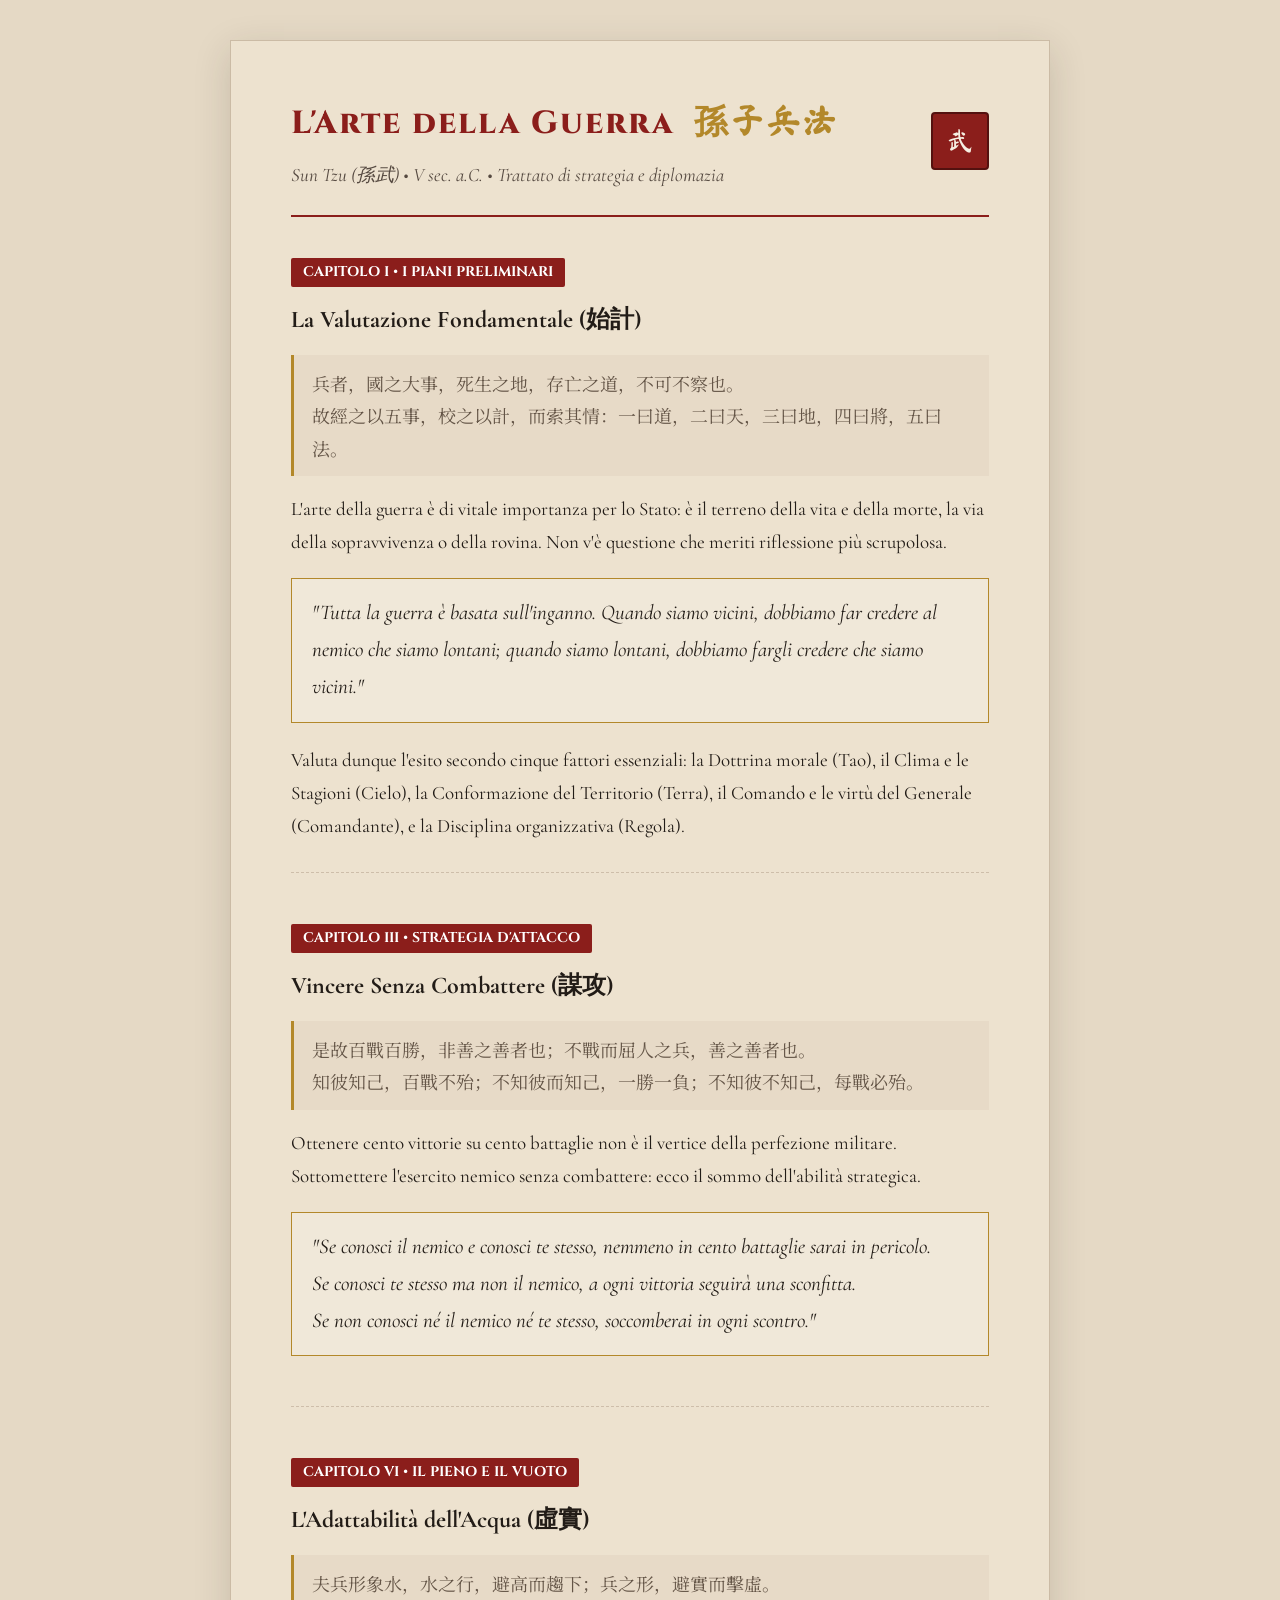
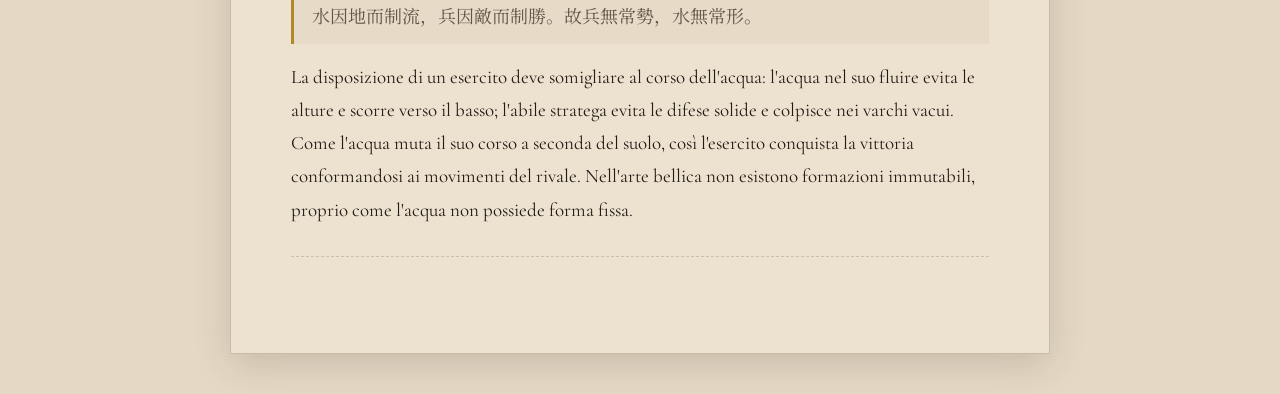
<file: arte-della-guerra.html>
<!DOCTYPE html>
<html lang="it">
<head>
  <meta charset="UTF-8">
  <meta name="viewport" content="width=device-width, initial-scale=1.0">
  <title>L'Arte della Guerra (孫子兵法) - Sun Tzu</title>
  <link rel="preconnect" href="https://fonts.googleapis.com">
  <link rel="preconnect" href="https://fonts.gstatic.com" crossorigin>
  <link href="https://fonts.googleapis.com/css2?family=Cinzel:wght@600;800&family=Cormorant+Garamond:ital,wght@0,400;0,600;0,700;1,400&family=Ma+Shan+Zheng&family=Noto+Serif+SC:wght@400;700&display=swap" rel="stylesheet">
  <style>
    :root {
      --bg-paper: #e5d9c5;
      --ink: #221c17;
      --lacquer-red: #8b1e1b;
      --gold: #b3882a;
    }
    * { box-sizing: border-box; margin: 0; padding: 0; }
    body {
      background-color: var(--bg-paper);
      color: var(--ink);
      font-family: 'Cormorant Garamond', Georgia, serif;
      line-height: 1.75;
      font-size: 19px;
      padding: 40px 24px;
    }
    .scroll-container {
      max-width: 820px;
      margin: 0 auto;
      background: #ede2cf;
      border: 1px solid #cbbba5;
      box-shadow: 0 10px 35px rgba(45, 35, 25, 0.16);
      padding: 50px 60px;
      position: relative;
    }
    .header-seal {
      display: flex;
      justify-content: space-between;
      align-items: center;
      border-bottom: 2px solid var(--lacquer-red);
      padding-bottom: 24px;
      margin-bottom: 36px;
    }
    .seal {
      width: 58px;
      height: 58px;
      background: var(--lacquer-red);
      color: #f6efe2;
      display: flex;
      align-items: center;
      justify-content: center;
      font-family: 'Ma Shan Zheng', cursive;
      font-size: 26px;
      border: 2px solid #54110f;
      border-radius: 4px;
    }
    h1 {
      font-family: 'Cinzel', serif;
      font-size: 32px;
      color: var(--lacquer-red);
      letter-spacing: 2px;
      font-weight: 800;
    }
    .chinese-title {
      font-family: 'Ma Shan Zheng', cursive;
      font-size: 34px;
      color: var(--gold);
      margin-left: 10px;
    }
    .author {
      font-style: italic;
      color: #554940;
      margin-top: 6px;
    }
    .chapter {
      margin-bottom: 46px;
      padding-bottom: 30px;
      border-bottom: 1px dashed #cebeaa;
    }
    .chapter-num {
      display: inline-block;
      font-family: 'Cinzel', serif;
      font-size: 14px;
      font-weight: 700;
      color: #fff;
      background: var(--lacquer-red);
      padding: 2px 12px;
      border-radius: 2px;
      margin-bottom: 12px;
    }
    .chinese-original {
      font-family: 'Noto Serif SC', serif;
      font-size: 18px;
      color: #645547;
      background: rgba(220,205,185,0.4);
      border-left: 3px solid var(--gold);
      padding: 12px 18px;
      margin-bottom: 16px;
      line-height: 1.8;
    }
    .quote-box {
      border: 1px solid var(--gold);
      padding: 16px 20px;
      margin: 20px 0;
      background: rgba(243, 235, 222, 0.7);
      font-style: italic;
      font-size: 21px;
    }
  </style>
</head>
<body>
  <div class="scroll-container">
    <div class="header-seal">
      <div>
        <h1>L'Arte della Guerra <span class="chinese-title">孫子兵法</span></h1>
        <div class="author">Sun Tzu (孫武) • V sec. a.C. • Trattato di strategia e diplomazia</div>
      </div>
      <div class="seal" title="Sigillo Militare">武</div>
    </div>

    <article class="chapter">
      <div class="chapter-num">CAPITOLO I • I PIANI PRELIMINARI</div>
      <h2 style="font-size:24px; margin-bottom:14px; color:var(--ink);">La Valutazione Fondamentale (始計)</h2>
      <div class="chinese-original">
        兵者，國之大事，死生之地，存亡之道，不可不察也。<br>
        故經之以五事，校之以計，而索其情：一曰道，二曰天，三曰地，四曰將，五曰法。
      </div>
      <p>L'arte della guerra è di vitale importanza per lo Stato: è il terreno della vita e della morte, la via della sopravvivenza o della rovina. Non v'è questione che meriti riflessione più scrupolosa.</p>
      <div class="quote-box">
        "Tutta la guerra è basata sull'inganno. Quando siamo vicini, dobbiamo far credere al nemico che siamo lontani; quando siamo lontani, dobbiamo fargli credere che siamo vicini."
      </div>
      <p>Valuta dunque l'esito secondo cinque fattori essenziali: la Dottrina morale (Tao), il Clima e le Stagioni (Cielo), la Conformazione del Territorio (Terra), il Comando e le virtù del Generale (Comandante), e la Disciplina organizzativa (Regola).</p>
    </article>

    <article class="chapter">
      <div class="chapter-num">CAPITOLO III • STRATEGIA D'ATTACCO</div>
      <h2 style="font-size:24px; margin-bottom:14px; color:var(--ink);">Vincere Senza Combattere (謀攻)</h2>
      <div class="chinese-original">
        是故百戰百勝，非善之善者也；不戰而屈人之兵，善之善者也。<br>
        知彼知己，百戰不殆；不知彼而知己，一勝一負；不知彼不知己，每戰必殆。
      </div>
      <p>Ottenere cento vittorie su cento battaglie non è il vertice della perfezione militare. Sottomettere l'esercito nemico senza combattere: ecco il sommo dell'abilità strategica.</p>
      <div class="quote-box">
        "Se conosci il nemico e conosci te stesso, nemmeno in cento battaglie sarai in pericolo.<br>
        Se conosci te stesso ma non il nemico, a ogni vittoria seguirà una sconfitta.<br>
        Se non conosci né il nemico né te stesso, soccomberai in ogni scontro."
      </div>
    </article>

    <article class="chapter">
      <div class="chapter-num">CAPITOLO VI • IL PIENO E IL VUOTO</div>
      <h2 style="font-size:24px; margin-bottom:14px; color:var(--ink);">L'Adattabilità dell'Acqua (虛實)</h2>
      <div class="chinese-original">
        夫兵形象水，水之行，避高而趨下；兵之形，避實而擊虛。<br>
        水因地而制流，兵因敵而制勝。故兵無常勢，水無常形。
      </div>
      <p>La disposizione di un esercito deve somigliare al corso dell'acqua: l'acqua nel suo fluire evita le alture e scorre verso il basso; l'abile stratega evita le difese solide e colpisce nei varchi vacui.</p>
      <p>Come l'acqua muta il suo corso a seconda del suolo, così l'esercito conquista la vittoria conformandosi ai movimenti del rivale. Nell'arte bellica non esistono formazioni immutabili, proprio come l'acqua non possiede forma fissa.</p>
    </article>
  </div>
</body>
</html>
</file>
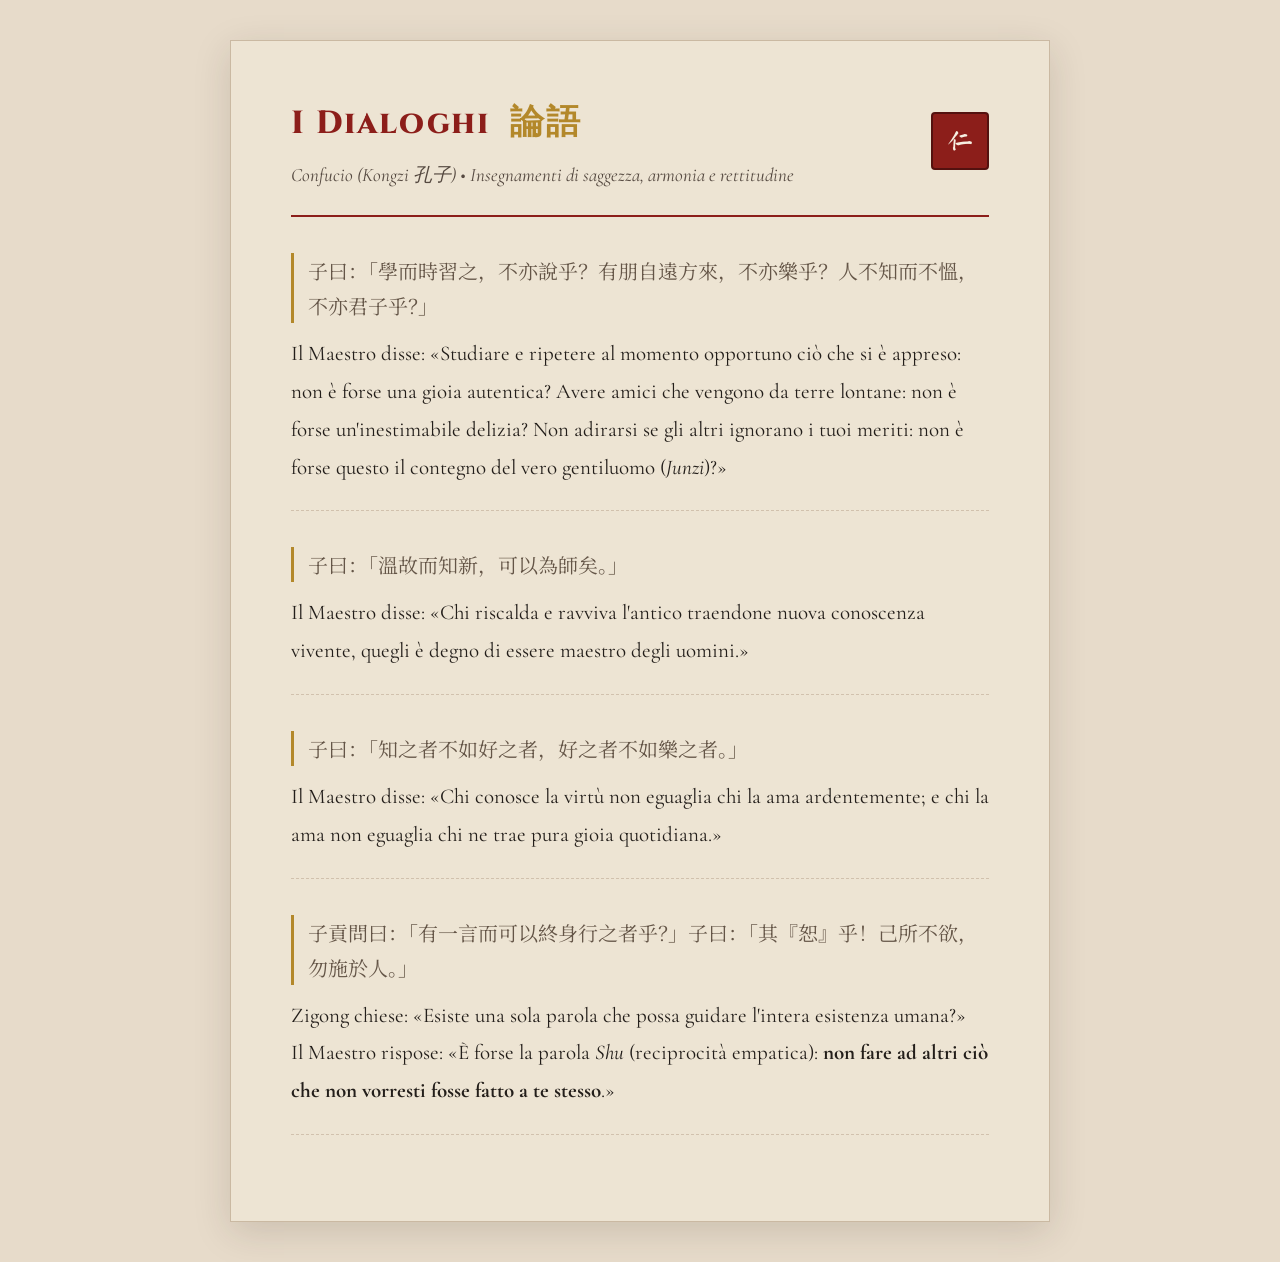
<file: public/books/dialoghi-confucio.html>
<!DOCTYPE html>
<html lang="it">
<head>
  <meta charset="UTF-8">
  <meta name="viewport" content="width=device-width, initial-scale=1.0">
  <title>I Dialoghi (論語) - Confucio</title>
  <link rel="preconnect" href="https://fonts.googleapis.com">
  <link rel="preconnect" href="https://fonts.gstatic.com" crossorigin>
  <link href="https://fonts.googleapis.com/css2?family=Cinzel:wght@600;800&family=Cormorant+Garamond:ital,wght@0,400;0,600;0,700;1,400&family=Ma+Shan+Zheng&family=Noto+Serif+SC:wght@400;700&display=swap" rel="stylesheet">
  <style>
    :root {
      --bg-paper: #e7dbca;
      --ink: #231e1a;
      --lacquer-red: #8c1e1a;
      --gold: #b3882a;
    }
    * { box-sizing: border-box; margin: 0; padding: 0; }
    body {
      background-color: var(--bg-paper);
      color: var(--ink);
      font-family: 'Cormorant Garamond', Georgia, serif;
      line-height: 1.75;
      font-size: 19px;
      padding: 40px 24px;
    }
    .scroll-container {
      max-width: 820px;
      margin: 0 auto;
      background: #ede4d3;
      border: 1px solid #cab9a2;
      box-shadow: 0 10px 35px rgba(45, 35, 25, 0.15);
      padding: 50px 60px;
    }
    .header-seal {
      display: flex;
      justify-content: space-between;
      align-items: center;
      border-bottom: 2px solid var(--lacquer-red);
      padding-bottom: 24px;
      margin-bottom: 36px;
    }
    .seal {
      width: 58px;
      height: 58px;
      background: var(--lacquer-red);
      color: #f6efe2;
      display: flex;
      align-items: center;
      justify-content: center;
      font-family: 'Ma Shan Zheng', cursive;
      font-size: 26px;
      border: 2px solid #54110f;
      border-radius: 4px;
    }
    h1 {
      font-family: 'Cinzel', serif;
      font-size: 32px;
      color: var(--lacquer-red);
      letter-spacing: 2px;
      font-weight: 800;
    }
    .chinese-title {
      font-family: 'Ma Shan Zheng', cursive;
      font-size: 34px;
      color: var(--gold);
      margin-left: 10px;
    }
    .author {
      font-style: italic;
      color: #554940;
      margin-top: 6px;
    }
    .aphorism {
      margin-bottom: 36px;
      padding-bottom: 24px;
      border-bottom: 1px dashed #d1c1ad;
    }
    .chinese-quote {
      font-family: 'Noto Serif SC', serif;
      font-size: 20px;
      color: #645547;
      margin-bottom: 12px;
      border-left: 3px solid var(--gold);
      padding-left: 14px;
    }
    .ital-quote {
      font-size: 21px;
      line-height: 1.8;
    }
  </style>
</head>
<body>
  <div class="scroll-container">
    <div class="header-seal">
      <div>
        <h1>I Dialoghi <span class="chinese-title">論語</span></h1>
        <div class="author">Confucio (Kongzi 孔子) • Insegnamenti di saggezza, armonia e rettitudine</div>
      </div>
      <div class="seal" title="Sigillo di Confucio">仁</div>
    </div>

    <div class="aphorism">
      <div class="chinese-quote">子曰：「學而時習之，不亦說乎？有朋自遠方來，不亦樂乎？人不知而不慍，不亦君子乎？」</div>
      <div class="ital-quote">
        Il Maestro disse: «Studiare e ripetere al momento opportuno ciò che si è appreso: non è forse una gioia autentica? Avere amici che vengono da terre lontane: non è forse un'inestimabile delizia? Non adirarsi se gli altri ignorano i tuoi meriti: non è forse questo il contegno del vero gentiluomo (<em>Junzi</em>)?»
      </div>
    </div>

    <div class="aphorism">
      <div class="chinese-quote">子曰：「溫故而知新，可以為師矣。」</div>
      <div class="ital-quote">
        Il Maestro disse: «Chi riscalda e ravviva l'antico traendone nuova conoscenza vivente, quegli è degno di essere maestro degli uomini.»
      </div>
    </div>

    <div class="aphorism">
      <div class="chinese-quote">子曰：「知之者不如好之者，好之者不如樂之者。」</div>
      <div class="ital-quote">
        Il Maestro disse: «Chi conosce la virtù non eguaglia chi la ama ardentemente; e chi la ama non eguaglia chi ne trae pura gioia quotidiana.»
      </div>
    </div>

    <div class="aphorism">
      <div class="chinese-quote">子貢問曰：「有一言而可以終身行之者乎？」子曰：「其『恕』乎！己所不欲，勿施於人。」</div>
      <div class="ital-quote">
        Zigong chiese: «Esiste una sola parola che possa guidare l'intera esistenza umana?»<br>
        Il Maestro rispose: «È forse la parola <em>Shu</em> (reciprocità empatica): <strong>non fare ad altri ciò che non vorresti fosse fatto a te stesso</strong>.»
      </div>
    </div>
  </div>
</body>
</html>
</file>
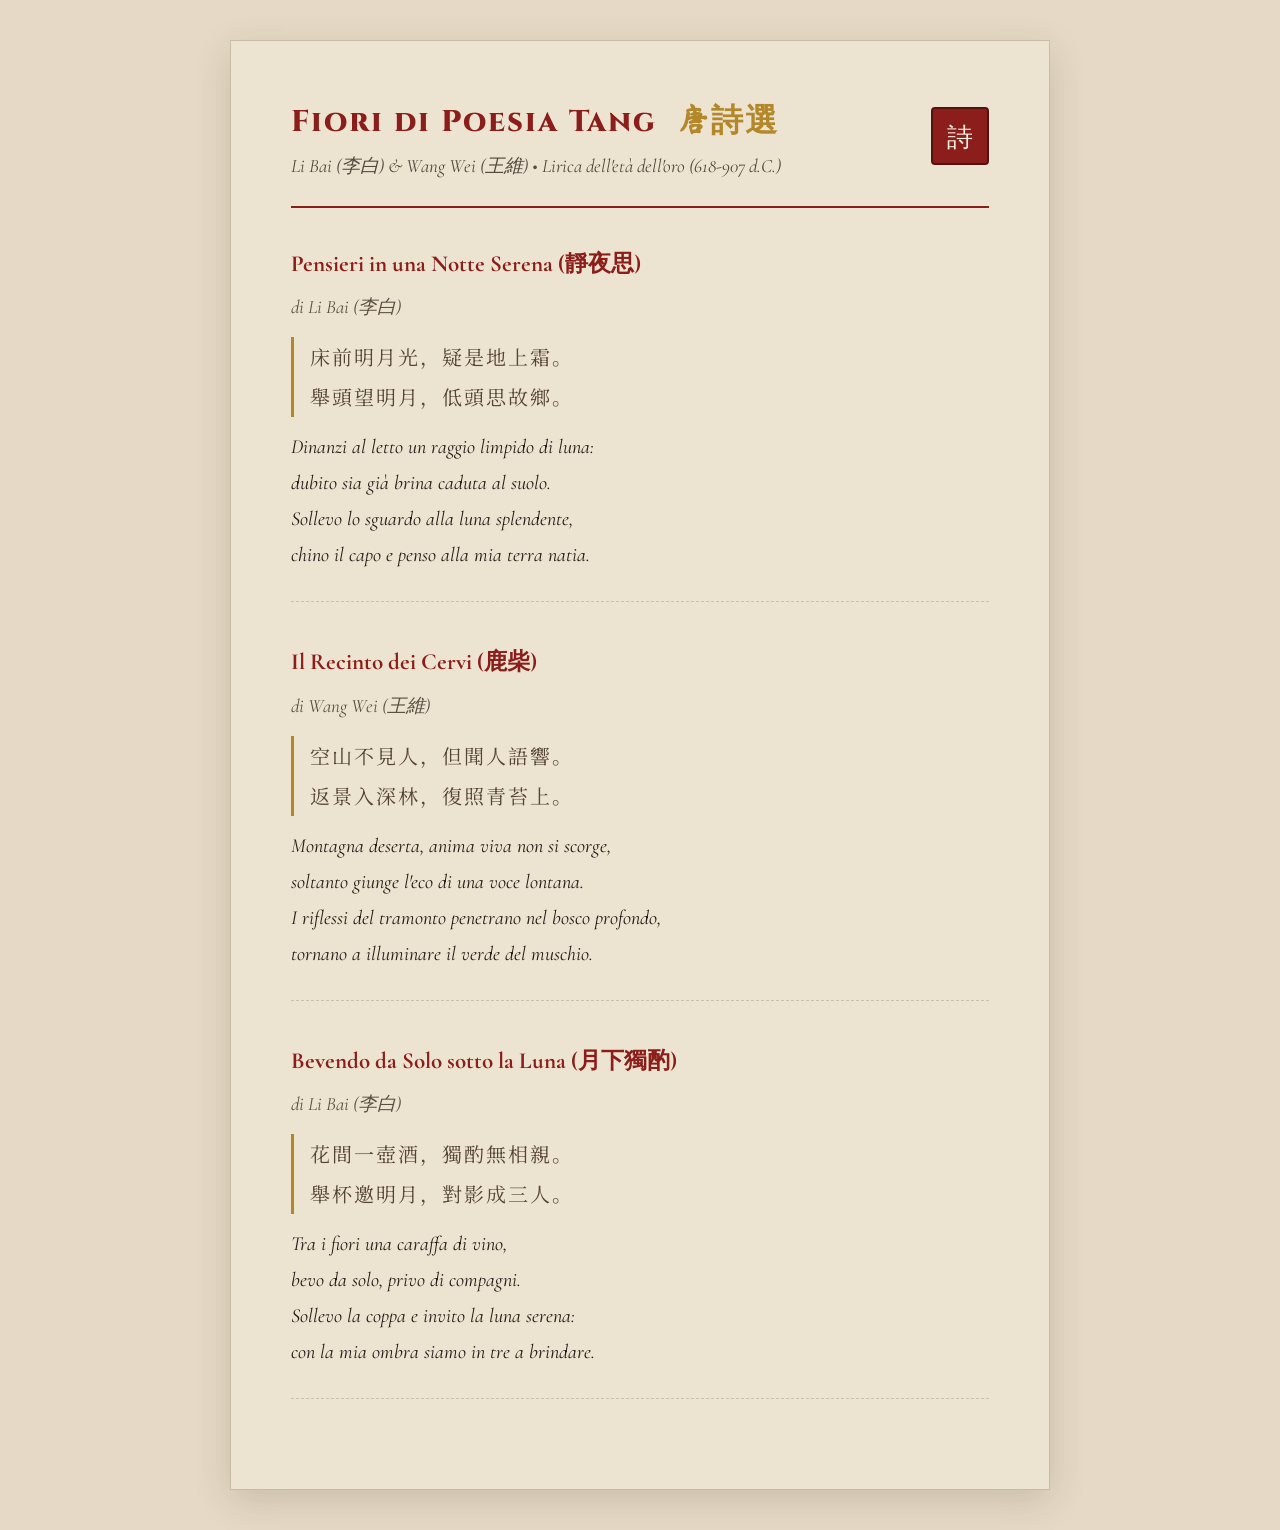
<file: public/books/poesie-tang.html>
<!DOCTYPE html>
<html lang="it">
<head>
  <meta charset="UTF-8">
  <meta name="viewport" content="width=device-width, initial-scale=1.0">
  <title>Poesie della Dinastia Tang (唐詩)</title>
  <link rel="preconnect" href="https://fonts.googleapis.com">
  <link rel="preconnect" href="https://fonts.gstatic.com" crossorigin>
  <link href="https://fonts.googleapis.com/css2?family=Cinzel:wght@600;800&family=Cormorant+Garamond:ital,wght@0,400;0,600;0,700;1,400&family=Ma+Shan+Zheng&family=Noto+Serif+SC:wght@400;700&display=swap" rel="stylesheet">
  <style>
    :root {
      --bg-paper: #e6dac6;
      --ink: #221c17;
      --lacquer-red: #8b1e1b;
      --gold: #b3882a;
    }
    * { box-sizing: border-box; margin: 0; padding: 0; }
    body {
      background-color: var(--bg-paper);
      color: var(--ink);
      font-family: 'Cormorant Garamond', Georgia, serif;
      line-height: 1.75;
      font-size: 19px;
      padding: 40px 24px;
    }
    .scroll-container {
      max-width: 820px;
      margin: 0 auto;
      background: #ede3d1;
      border: 1px solid #c9bba5;
      box-shadow: 0 10px 35px rgba(45, 35, 25, 0.16);
      padding: 50px 60px;
    }
    .header-seal {
      display: flex;
      justify-content: space-between;
      align-items: center;
      border-bottom: 2px solid var(--lacquer-red);
      padding-bottom: 24px;
      margin-bottom: 36px;
    }
    .seal {
      width: 58px;
      height: 58px;
      background: var(--lacquer-red);
      color: #f6efe2;
      display: flex;
      align-items: center;
      justify-content: center;
      font-family: 'Ma Shan Zheng', cursive;
      font-size: 26px;
      border: 2px solid #54110f;
      border-radius: 4px;
    }
    h1 {
      font-family: 'Cinzel', serif;
      font-size: 30px;
      color: var(--lacquer-red);
      letter-spacing: 2px;
      font-weight: 800;
    }
    .chinese-title {
      font-family: 'Ma Shan Zheng', cursive;
      font-size: 32px;
      color: var(--gold);
      margin-left: 10px;
    }
    .poem-card {
      margin-bottom: 40px;
      padding-bottom: 28px;
      border-bottom: 1px dashed #cebeaa;
    }
    .poem-title {
      font-size: 23px;
      font-weight: 700;
      color: var(--lacquer-red);
      margin-bottom: 6px;
    }
    .poem-author {
      font-style: italic;
      color: #5d4f44;
      margin-bottom: 14px;
    }
    .chinese-verse {
      font-family: 'Noto Serif SC', serif;
      font-size: 20px;
      color: #554433;
      letter-spacing: 2px;
      line-height: 2;
      margin-bottom: 12px;
      padding-left: 16px;
      border-left: 3px solid var(--gold);
    }
    .ital-verse {
      font-size: 20px;
      line-height: 1.8;
      font-style: italic;
    }
  </style>
</head>
<body>
  <div class="scroll-container">
    <div class="header-seal">
      <div>
        <h1>Fiori di Poesia Tang <span class="chinese-title">唐詩選</span></h1>
        <div style="color:#55483f; font-style:italic;">Li Bai (李白) & Wang Wei (王維) • Lirica dell'età dell'oro (618-907 d.C.)</div>
      </div>
      <div class="seal" title="Sigillo Poetico">詩</div>
    </div>

    <div class="poem-card">
      <div class="poem-title">Pensieri in una Notte Serena (靜夜思)</div>
      <div class="poem-author">di Li Bai (李白)</div>
      <div class="chinese-verse">
        床前明月光，疑是地上霜。<br>
        舉頭望明月，低頭思故鄉。
      </div>
      <div class="ital-verse">
        Dinanzi al letto un raggio limpido di luna:<br>
        dubito sia già brina caduta al suolo.<br>
        Sollevo lo sguardo alla luna splendente,<br>
        chino il capo e penso alla mia terra natia.
      </div>
    </div>

    <div class="poem-card">
      <div class="poem-title">Il Recinto dei Cervi (鹿柴)</div>
      <div class="poem-author">di Wang Wei (王維)</div>
      <div class="chinese-verse">
        空山不見人，但聞人語響。<br>
        返景入深林，復照青苔上。
      </div>
      <div class="ital-verse">
        Montagna deserta, anima viva non si scorge,<br>
        soltanto giunge l'eco di una voce lontana.<br>
        I riflessi del tramonto penetrano nel bosco profondo,<br>
        tornano a illuminare il verde del muschio.
      </div>
    </div>

    <div class="poem-card">
      <div class="poem-title">Bevendo da Solo sotto la Luna (月下獨酌)</div>
      <div class="poem-author">di Li Bai (李白)</div>
      <div class="chinese-verse">
        花間一壺酒，獨酌無相親。<br>
        舉杯邀明月，對影成三人。
      </div>
      <div class="ital-verse">
        Tra i fiori una caraffa di vino,<br>
        bevo da solo, privo di compagni.<br>
        Sollevo la coppa e invito la luna serena:<br>
        con la mia ombra siamo in tre a brindare.
      </div>
    </div>
  </div>
</body>
</html>
</file>
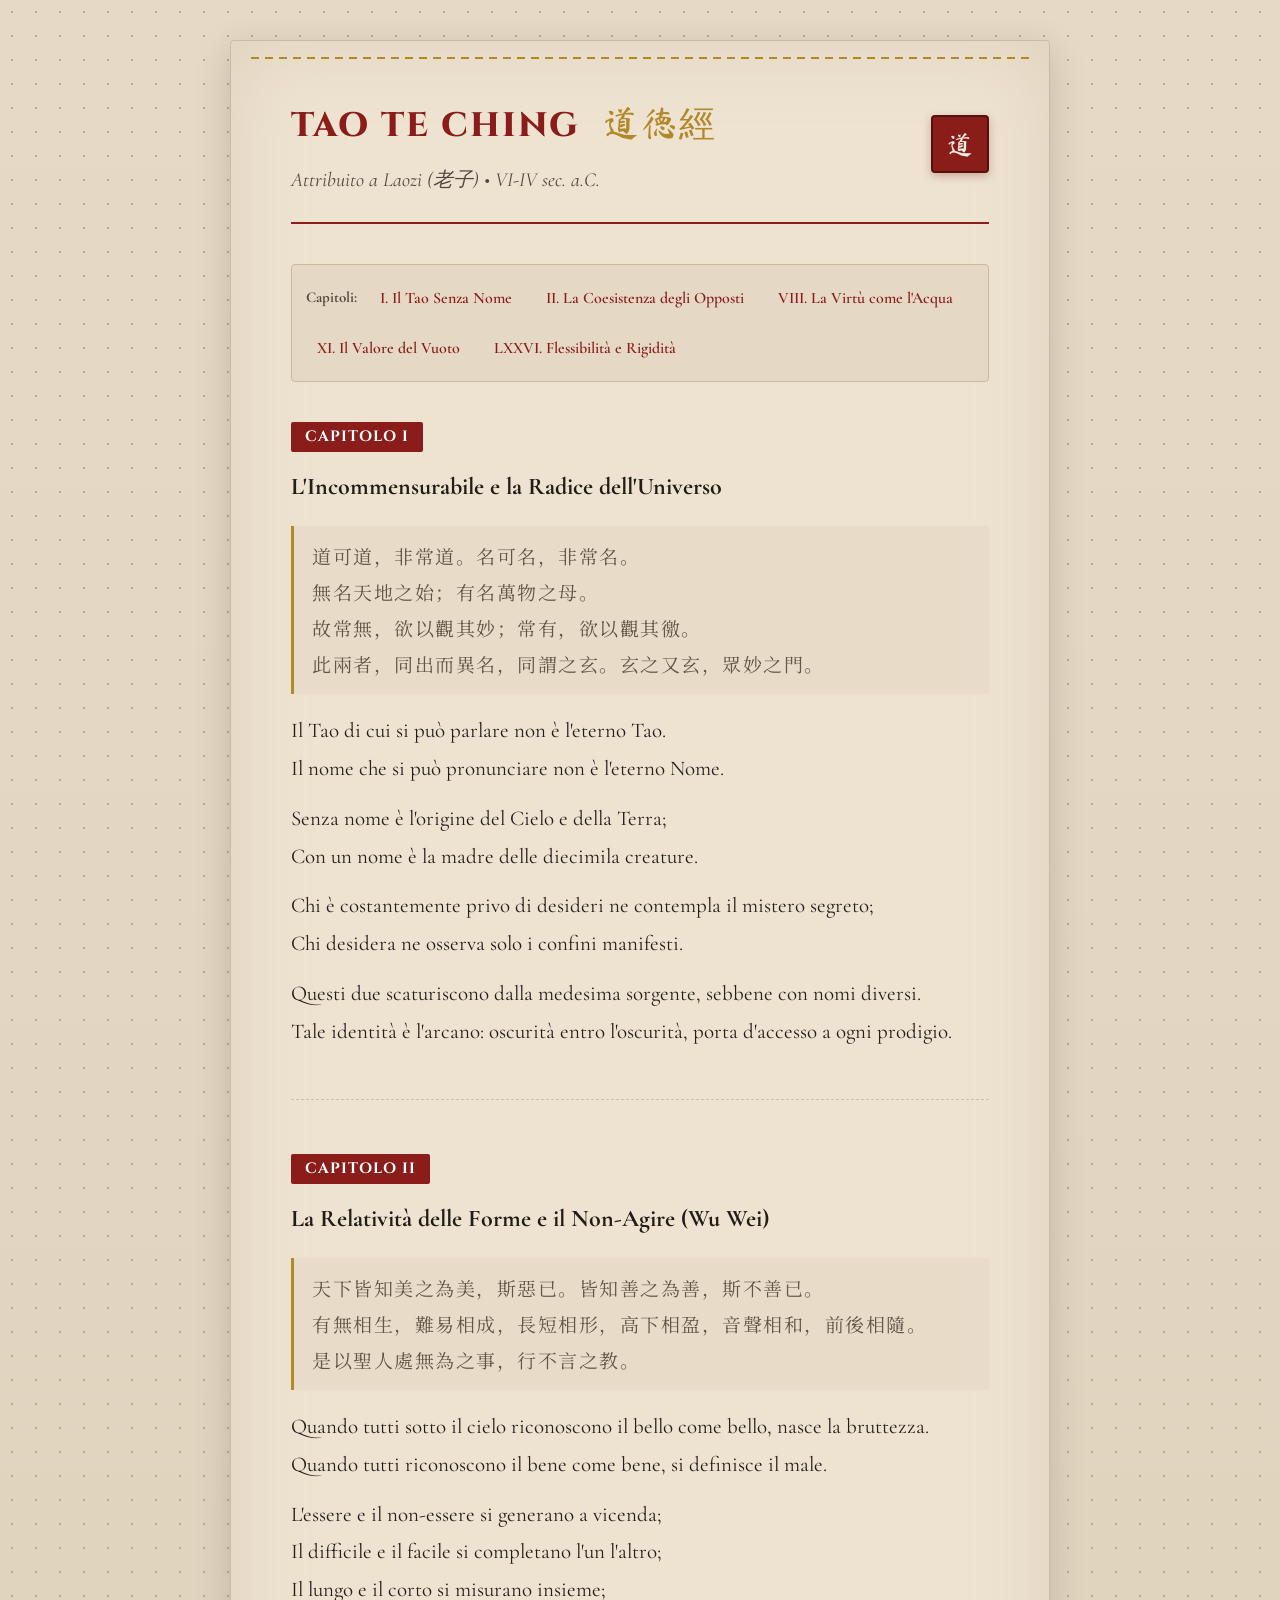
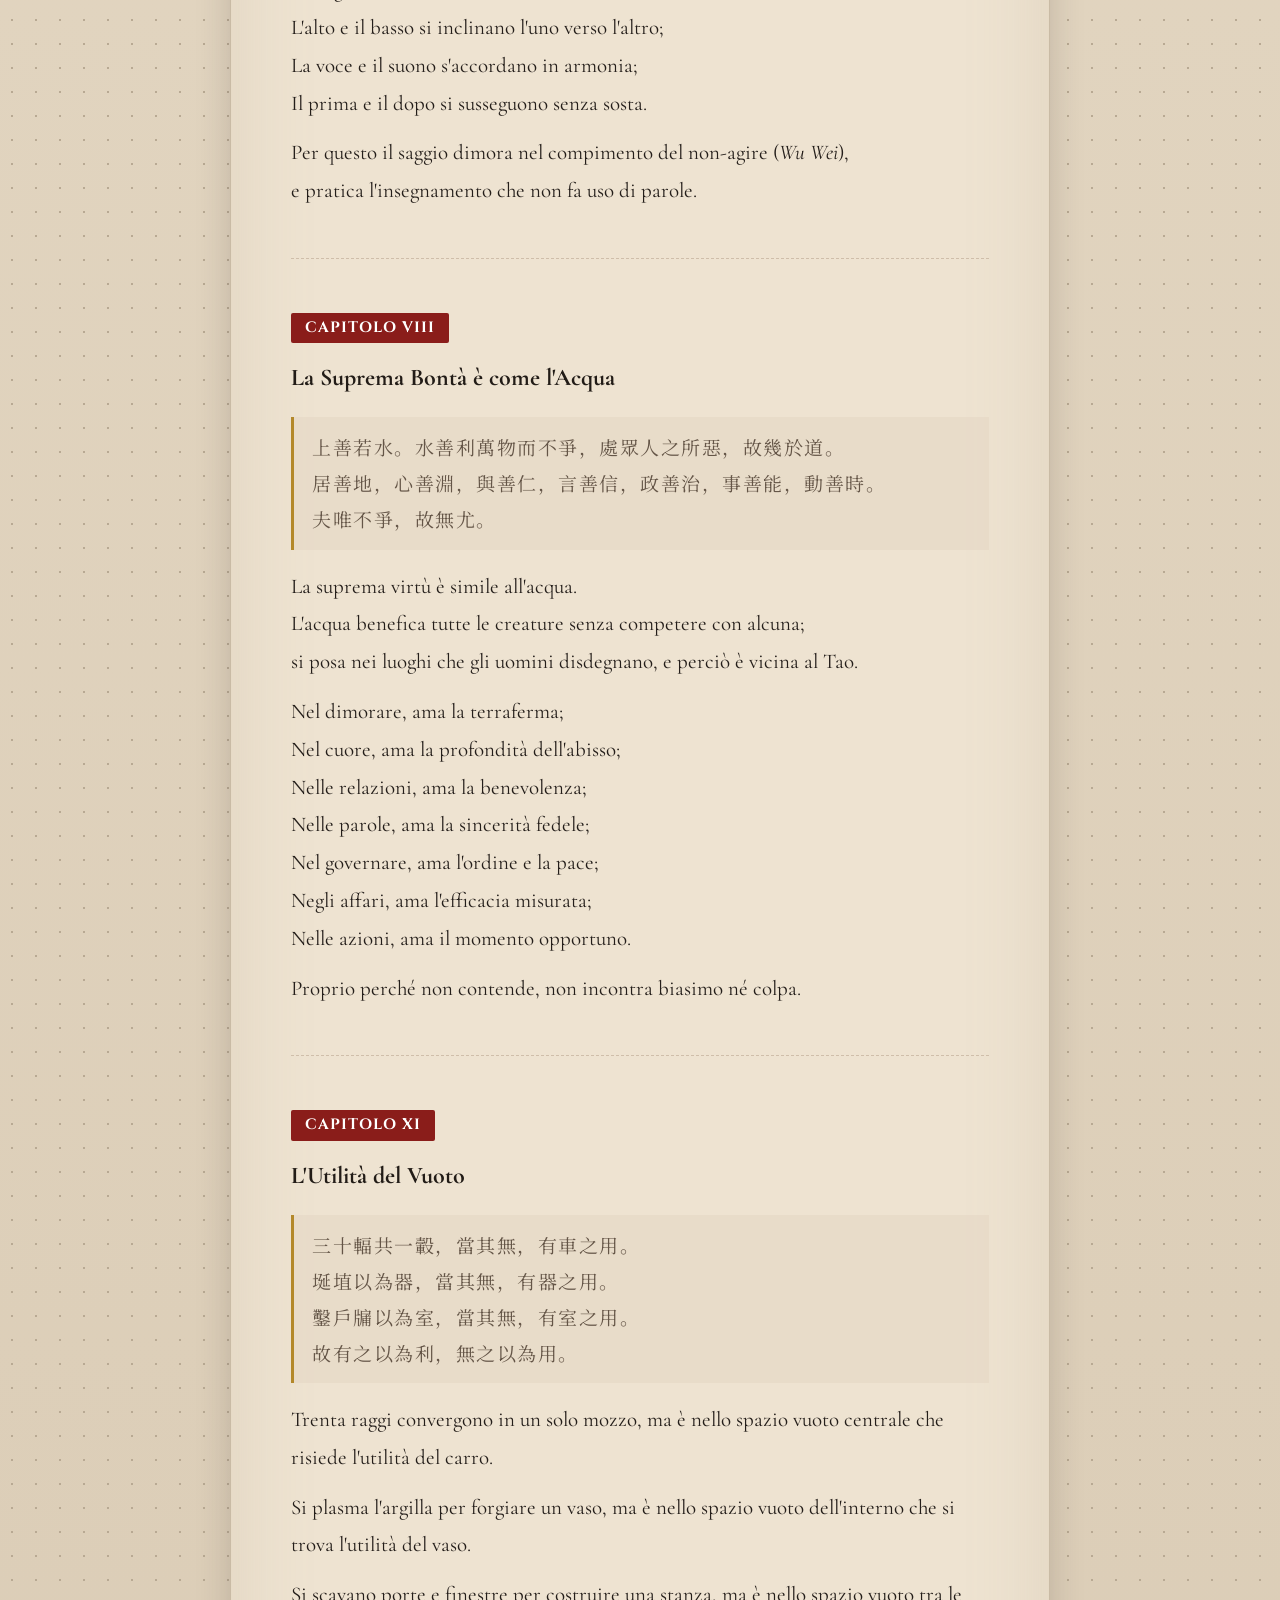
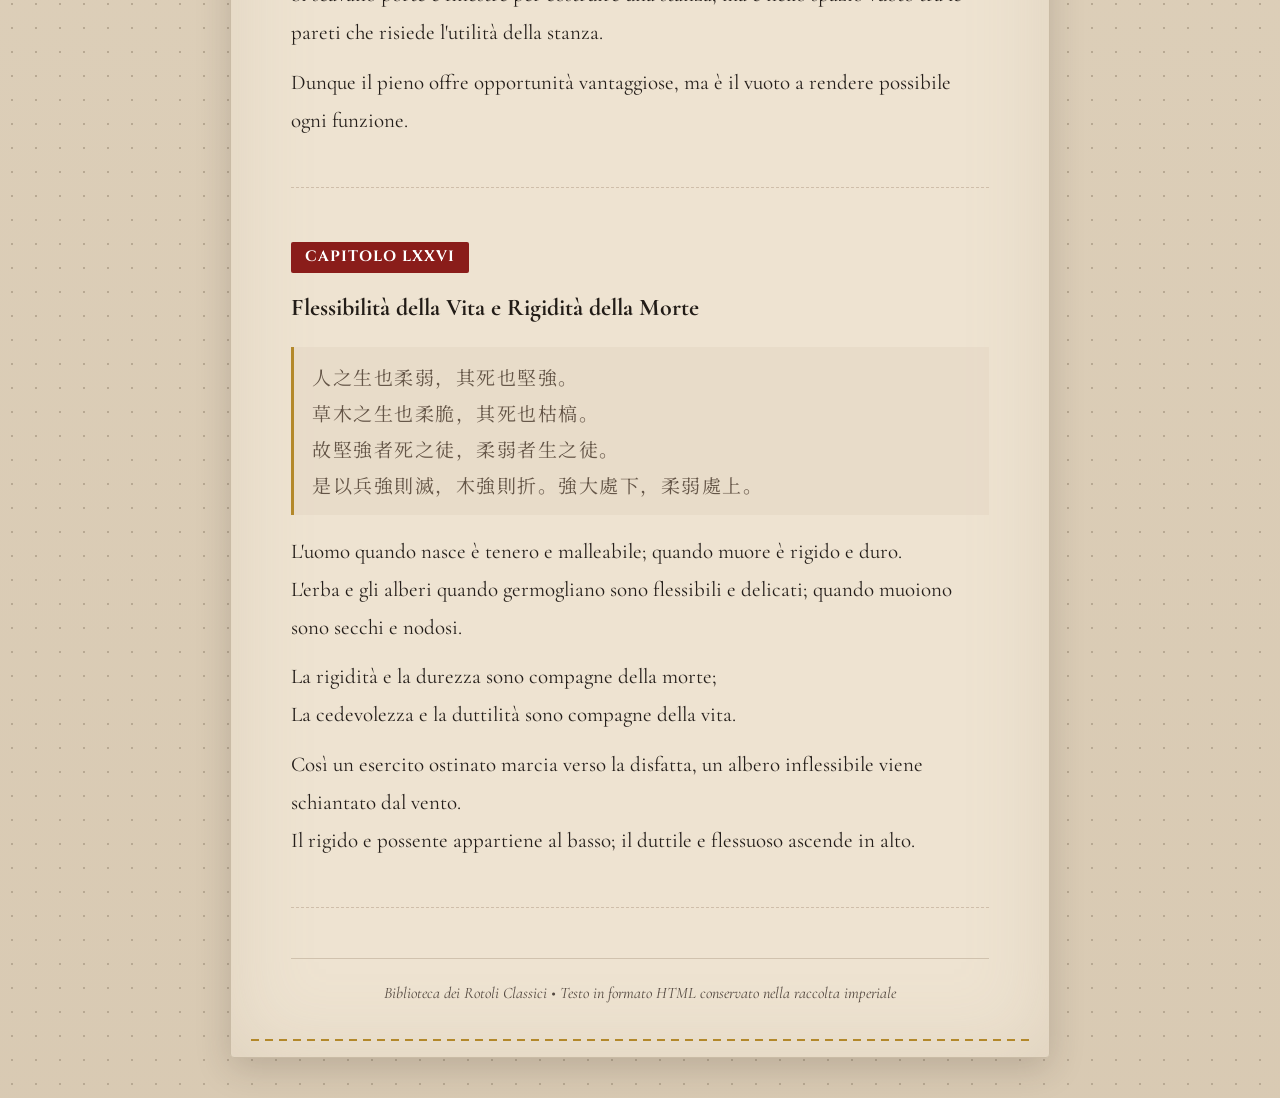
<file: public/books/tao-te-ching.html>
<!DOCTYPE html>
<html lang="it">
<head>
  <meta charset="UTF-8">
  <meta name="viewport" content="width=device-width, initial-scale=1.0">
  <title>Tao Te Ching (道德經) - Lao Tzu</title>
  <link rel="preconnect" href="https://fonts.googleapis.com">
  <link rel="preconnect" href="https://fonts.gstatic.com" crossorigin>
  <link href="https://fonts.googleapis.com/css2?family=Cinzel:wght@600;800&family=Cormorant+Garamond:ital,wght@0,400;0,600;0,700;1,400&family=Ma+Shan+Zheng&family=Noto+Serif+SC:wght@400;700&display=swap" rel="stylesheet">
  <style>
    :root {
      --bg-paper: #e6dac6;
      --bg-paper-dark: #d8c9b2;
      --ink: #221c17;
      --ink-light: #52473f;
      --lacquer-red: #8a1d1a;
      --gold: #b3882a;
      --gold-light: #d8af4b;
      --border-red: #6e1614;
    }
    * { box-sizing: border-box; margin: 0; padding: 0; }
    body {
      background-color: var(--bg-paper);
      background-image: 
        radial-gradient(#b8a993 1px, transparent 1px),
        linear-gradient(to bottom, rgba(230,218,198,0.92), rgba(216,201,178,0.95));
      background-size: 24px 24px, 100% 100%;
      color: var(--ink);
      font-family: 'Cormorant Garamond', Georgia, serif;
      line-height: 1.75;
      font-size: 19px;
      padding: 40px 24px;
    }
    .scroll-container {
      max-width: 820px;
      margin: 0 auto;
      background: #eee3d1;
      border: 1px solid #c9bba5;
      box-shadow: 0 10px 35px rgba(45, 35, 25, 0.18), inset 0 0 80px rgba(180, 160, 130, 0.25);
      border-radius: 4px;
      padding: 50px 60px;
      position: relative;
    }
    .scroll-container::before, .scroll-container::after {
      content: "";
      position: absolute;
      left: 20px; right: 20px;
      height: 2px;
      background: repeating-linear-gradient(to right, var(--gold) 0, var(--gold) 8px, transparent 8px, transparent 14px);
    }
    .scroll-container::before { top: 16px; }
    .scroll-container::after { bottom: 16px; }
    
    .header-seal {
      display: flex;
      justify-content: space-between;
      align-items: center;
      border-bottom: 2px solid var(--lacquer-red);
      padding-bottom: 24px;
      margin-bottom: 40px;
    }
    .seal {
      width: 58px;
      height: 58px;
      background: var(--lacquer-red);
      color: #f6efe2;
      display: flex;
      align-items: center;
      justify-content: center;
      font-family: 'Ma Shan Zheng', cursive;
      font-size: 26px;
      border: 2px solid #54110f;
      box-shadow: 0 3px 8px rgba(138,29,26,0.3);
      border-radius: 4px;
      user-select: none;
    }
    h1 {
      font-family: 'Cinzel', serif;
      font-size: 34px;
      color: var(--lacquer-red);
      letter-spacing: 2px;
      text-transform: uppercase;
      font-weight: 800;
    }
    .chinese-title {
      font-family: 'Ma Shan Zheng', cursive;
      font-size: 36px;
      color: var(--gold);
      margin-left: 12px;
      font-weight: normal;
    }
    .author {
      font-style: italic;
      color: var(--ink-light);
      font-size: 20px;
      margin-top: 6px;
    }
    .nav-chapters {
      display: flex;
      gap: 12px;
      flex-wrap: wrap;
      margin-bottom: 36px;
      padding: 14px;
      background: rgba(216,201,178,0.4);
      border: 1px solid #c9b99f;
      border-radius: 4px;
    }
    .nav-chapters a {
      color: var(--lacquer-red);
      text-decoration: none;
      font-weight: 600;
      font-size: 16px;
      padding: 4px 10px;
      border: 1px solid transparent;
      border-radius: 3px;
      transition: all 0.2s;
    }
    .nav-chapters a:hover {
      background: rgba(138,29,26,0.08);
      border-color: var(--gold);
    }
    .chapter {
      margin-bottom: 50px;
      padding-bottom: 36px;
      border-bottom: 1px dashed #cfbeaa;
    }
    .chapter-num {
      display: inline-block;
      font-family: 'Cinzel', serif;
      font-size: 15px;
      font-weight: 700;
      color: #fff;
      background: var(--lacquer-red);
      padding: 2px 14px;
      border-radius: 2px;
      margin-bottom: 14px;
      letter-spacing: 1px;
    }
    .chapter-title {
      font-size: 24px;
      font-weight: 700;
      color: var(--ink);
      margin-bottom: 18px;
    }
    .chinese-original {
      font-family: 'Noto Serif SC', serif;
      font-size: 19px;
      color: #645547;
      background: rgba(220,205,185,0.35);
      border-left: 3px solid var(--gold);
      padding: 12px 18px;
      margin-bottom: 18px;
      letter-spacing: 1.5px;
      line-height: 1.9;
    }
    .translation {
      font-size: 21px;
      color: #241e1a;
      line-height: 1.8;
    }
    .translation p {
      margin-bottom: 12px;
    }
    .footer-note {
      text-align: center;
      margin-top: 40px;
      padding-top: 20px;
      border-top: 1px solid #d0c2ae;
      font-size: 16px;
      color: var(--ink-light);
      font-style: italic;
    }
    @media (max-width: 640px) {
      .scroll-container { padding: 30px 20px; }
      h1 { font-size: 26px; }
      .chinese-title { font-size: 28px; }
      body { font-size: 17px; }
    }
  </style>
</head>
<body>
  <div class="scroll-container">
    <div class="header-seal">
      <div>
        <h1>Tao Te Ching <span class="chinese-title">道德經</span></h1>
        <div class="author">Attribuito a Laozi (老子) • VI-IV sec. a.C.</div>
      </div>
      <div class="seal" title="Sigillo del Tao">道</div>
    </div>

    <div class="nav-chapters">
      <span style="font-weight:700; font-size:15px; color:var(--ink-light); display:flex; align-items:center;">Capitoli:</span>
      <a href="#cap1">I. Il Tao Senza Nome</a>
      <a href="#cap2">II. La Coesistenza degli Opposti</a>
      <a href="#cap8">VIII. La Virtù come l'Acqua</a>
      <a href="#cap11">XI. Il Valore del Vuoto</a>
      <a href="#cap76">LXXVI. Flessibilità e Rigidità</a>
    </div>

    <article id="cap1" class="chapter">
      <div class="chapter-num">CAPITOLO I</div>
      <h2 class="chapter-title">L'Incommensurabile e la Radice dell'Universo</h2>
      <div class="chinese-original">
        道可道，非常道。名可名，非常名。<br>
        無名天地之始；有名萬物之母。<br>
        故常無，欲以觀其妙；常有，欲以觀其徼。<br>
        此兩者，同出而異名，同謂之玄。玄之又玄，眾妙之門。
      </div>
      <div class="translation">
        <p>Il Tao di cui si può parlare non è l'eterno Tao.<br>
        Il nome che si può pronunciare non è l'eterno Nome.</p>
        <p>Senza nome è l'origine del Cielo e della Terra;<br>
        Con un nome è la madre delle diecimila creature.</p>
        <p>Chi è costantemente privo di desideri ne contempla il mistero segreto;<br>
        Chi desidera ne osserva solo i confini manifesti.</p>
        <p>Questi due scaturiscono dalla medesima sorgente, sebbene con nomi diversi.<br>
        Tale identità è l'arcano: oscurità entro l'oscurità, porta d'accesso a ogni prodigio.</p>
      </div>
    </article>

    <article id="cap2" class="chapter">
      <div class="chapter-num">CAPITOLO II</div>
      <h2 class="chapter-title">La Relatività delle Forme e il Non-Agire (Wu Wei)</h2>
      <div class="chinese-original">
        天下皆知美之為美，斯惡已。皆知善之為善，斯不善已。<br>
        有無相生，難易相成，長短相形，高下相盈，音聲相和，前後相隨。<br>
        是以聖人處無為之事，行不言之教。
      </div>
      <div class="translation">
        <p>Quando tutti sotto il cielo riconoscono il bello come bello, nasce la bruttezza.<br>
        Quando tutti riconoscono il bene come bene, si definisce il male.</p>
        <p>L'essere e il non-essere si generano a vicenda;<br>
        Il difficile e il facile si completano l'un l'altro;<br>
        Il lungo e il corto si misurano insieme;<br>
        L'alto e il basso si inclinano l'uno verso l'altro;<br>
        La voce e il suono s'accordano in armonia;<br>
        Il prima e il dopo si susseguono senza sosta.</p>
        <p>Per questo il saggio dimora nel compimento del non-agire (<em>Wu Wei</em>),<br>
        e pratica l'insegnamento che non fa uso di parole.</p>
      </div>
    </article>

    <article id="cap8" class="chapter">
      <div class="chapter-num">CAPITOLO VIII</div>
      <h2 class="chapter-title">La Suprema Bontà è come l'Acqua</h2>
      <div class="chinese-original">
        上善若水。水善利萬物而不爭，處眾人之所惡，故幾於道。<br>
        居善地，心善淵，與善仁，言善信，政善治，事善能，動善時。<br>
        夫唯不爭，故無尤。
      </div>
      <div class="translation">
        <p>La suprema virtù è simile all'acqua.<br>
        L'acqua benefica tutte le creature senza competere con alcuna;<br>
        si posa nei luoghi che gli uomini disdegnano, e perciò è vicina al Tao.</p>
        <p>Nel dimorare, ama la terraferma;<br>
        Nel cuore, ama la profondità dell'abisso;<br>
        Nelle relazioni, ama la benevolenza;<br>
        Nelle parole, ama la sincerità fedele;<br>
        Nel governare, ama l'ordine e la pace;<br>
        Negli affari, ama l'efficacia misurata;<br>
        Nelle azioni, ama il momento opportuno.</p>
        <p>Proprio perché non contende, non incontra biasimo né colpa.</p>
      </div>
    </article>

    <article id="cap11" class="chapter">
      <div class="chapter-num">CAPITOLO XI</div>
      <h2 class="chapter-title">L'Utilità del Vuoto</h2>
      <div class="chinese-original">
        三十輻共一轂，當其無，有車之用。<br>
        埏埴以為器，當其無，有器之用。<br>
        鑿戶牖以為室，當其無，有室之用。<br>
        故有之以為利，無之以為用。
      </div>
      <div class="translation">
        <p>Trenta raggi convergono in un solo mozzo, ma è nello spazio vuoto centrale che risiede l'utilità del carro.</p>
        <p>Si plasma l'argilla per forgiare un vaso, ma è nello spazio vuoto dell'interno che si trova l'utilità del vaso.</p>
        <p>Si scavano porte e finestre per costruire una stanza, ma è nello spazio vuoto tra le pareti che risiede l'utilità della stanza.</p>
        <p>Dunque il pieno offre opportunità vantaggiose, ma è il vuoto a rendere possibile ogni funzione.</p>
      </div>
    </article>

    <article id="cap76" class="chapter">
      <div class="chapter-num">CAPITOLO LXXVI</div>
      <h2 class="chapter-title">Flessibilità della Vita e Rigidità della Morte</h2>
      <div class="chinese-original">
        人之生也柔弱，其死也堅強。<br>
        草木之生也柔脆，其死也枯槁。<br>
        故堅強者死之徒，柔弱者生之徒。<br>
        是以兵強則滅，木強則折。強大處下，柔弱處上。
      </div>
      <div class="translation">
        <p>L'uomo quando nasce è tenero e malleabile; quando muore è rigido e duro.<br>
        L'erba e gli alberi quando germogliano sono flessibili e delicati; quando muoiono sono secchi e nodosi.</p>
        <p>La rigidità e la durezza sono compagne della morte;<br>
        La cedevolezza e la duttilità sono compagne della vita.</p>
        <p>Così un esercito ostinato marcia verso la disfatta, un albero inflessibile viene schiantato dal vento.<br>
        Il rigido e possente appartiene al basso; il duttile e flessuoso ascende in alto.</p>
      </div>
    </article>

    <div class="footer-note">
      Biblioteca dei Rotoli Classici • Testo in formato HTML conservato nella raccolta imperiale
    </div>
  </div>
</body>
</html>
</file>
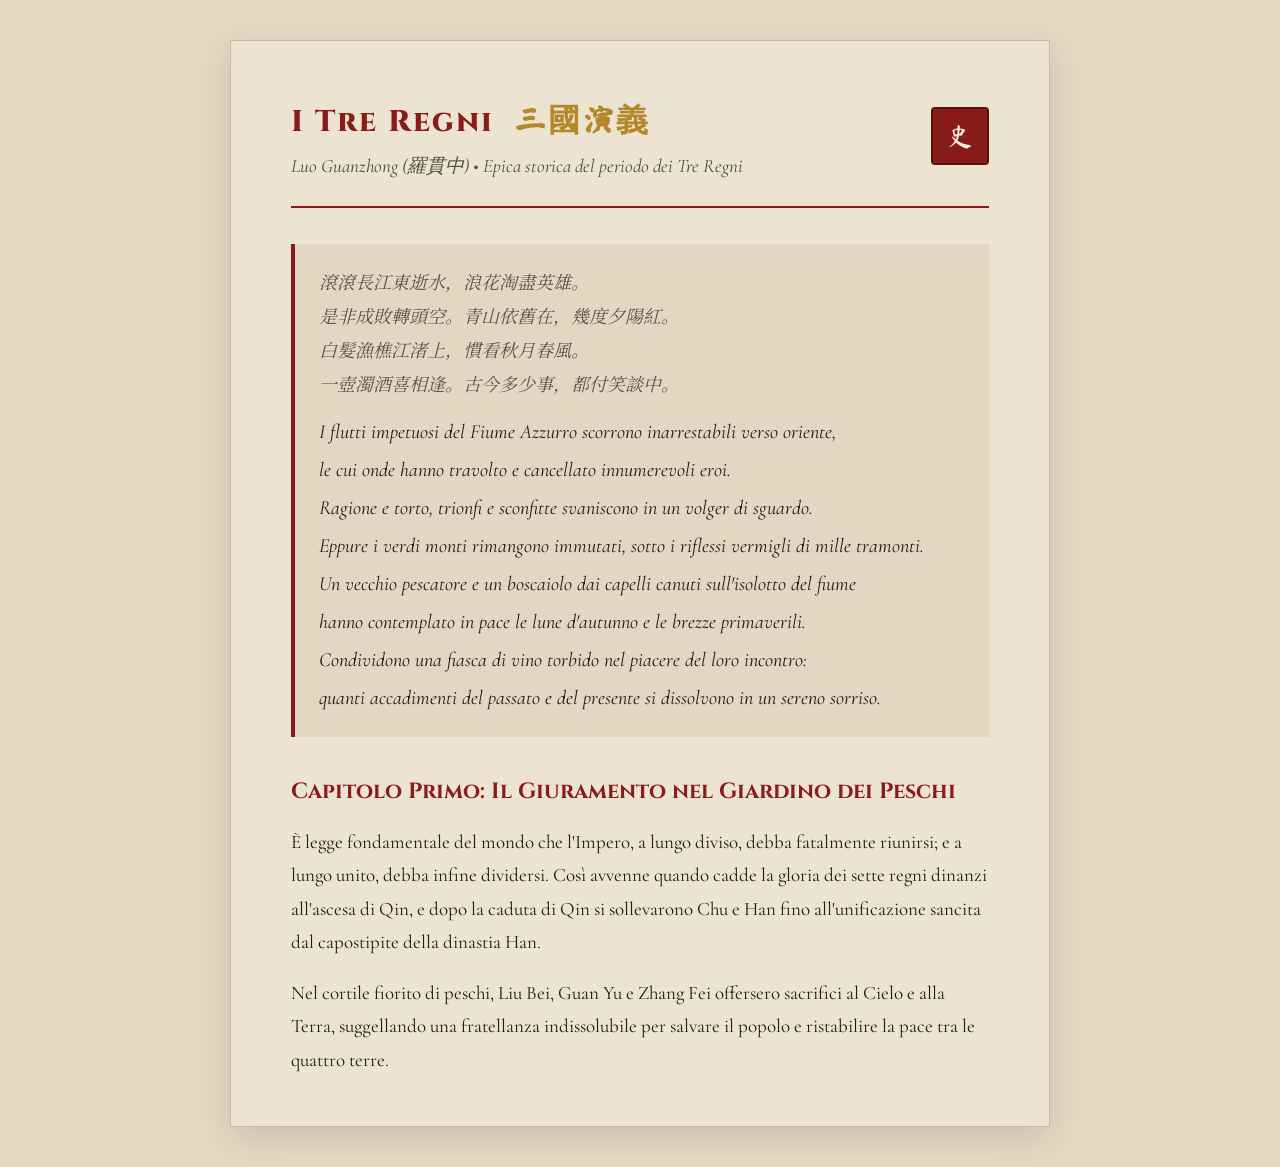
<file: public/books/tre-regni.html>
<!DOCTYPE html>
<html lang="it">
<head>
  <meta charset="UTF-8">
  <meta name="viewport" content="width=device-width, initial-scale=1.0">
  <title>Il Romanzo dei Tre Regni (三國演義)</title>
  <link rel="preconnect" href="https://fonts.googleapis.com">
  <link rel="preconnect" href="https://fonts.gstatic.com" crossorigin>
  <link href="https://fonts.googleapis.com/css2?family=Cinzel:wght@600;800&family=Cormorant+Garamond:ital,wght@0,400;0,600;0,700;1,400&family=Ma+Shan+Zheng&family=Noto+Serif+SC:wght@400;700&display=swap" rel="stylesheet">
  <style>
    :root {
      --bg-paper: #e6dac6;
      --ink: #221c17;
      --lacquer-red: #891b18;
      --gold: #b3882a;
    }
    * { box-sizing: border-box; margin: 0; padding: 0; }
    body {
      background-color: var(--bg-paper);
      color: var(--ink);
      font-family: 'Cormorant Garamond', Georgia, serif;
      line-height: 1.75;
      font-size: 19px;
      padding: 40px 24px;
    }
    .scroll-container {
      max-width: 820px;
      margin: 0 auto;
      background: #ede3d1;
      border: 1px solid #c9bba5;
      box-shadow: 0 10px 35px rgba(45, 35, 25, 0.16);
      padding: 50px 60px;
    }
    .header-seal {
      display: flex;
      justify-content: space-between;
      align-items: center;
      border-bottom: 2px solid var(--lacquer-red);
      padding-bottom: 24px;
      margin-bottom: 36px;
    }
    .seal {
      width: 58px;
      height: 58px;
      background: var(--lacquer-red);
      color: #f6efe2;
      display: flex;
      align-items: center;
      justify-content: center;
      font-family: 'Ma Shan Zheng', cursive;
      font-size: 26px;
      border: 2px solid #54110f;
      border-radius: 4px;
    }
    h1 {
      font-family: 'Cinzel', serif;
      font-size: 30px;
      color: var(--lacquer-red);
      letter-spacing: 2px;
      font-weight: 800;
    }
    .chinese-title {
      font-family: 'Ma Shan Zheng', cursive;
      font-size: 32px;
      color: var(--gold);
      margin-left: 10px;
    }
    .prologue-poem {
      font-style: italic;
      background: rgba(210,195,175,0.4);
      border-left: 4px solid var(--lacquer-red);
      padding: 20px 24px;
      margin: 24px 0 36px 0;
      font-size: 20px;
      line-height: 1.9;
    }
  </style>
</head>
<body>
  <div class="scroll-container">
    <div class="header-seal">
      <div>
        <h1>I Tre Regni <span class="chinese-title">三國演義</span></h1>
        <div style="color:#55483f; font-style:italic;">Luo Guanzhong (羅貫中) • Epica storica del periodo dei Tre Regni</div>
      </div>
      <div class="seal" title="Sigillo Storico">史</div>
    </div>

    <div class="prologue-poem">
      <p style="font-family:'Noto Serif SC', serif; color:#645547; font-size:18px; margin-bottom:12px;">
        滾滾長江東逝水，浪花淘盡英雄。<br>
        是非成敗轉頭空。青山依舊在，幾度夕陽紅。<br>
        白髮漁樵江渚上，慣看秋月春風。<br>
        一壺濁酒喜相逢。古今多少事，都付笑談中。
      </p>
      <p>
        I flutti impetuosi del Fiume Azzurro scorrono inarrestabili verso oriente,<br>
        le cui onde hanno travolto e cancellato innumerevoli eroi.<br>
        Ragione e torto, trionfi e sconfitte svaniscono in un volger di sguardo.<br>
        Eppure i verdi monti rimangono immutati, sotto i riflessi vermigli di mille tramonti.<br>
        Un vecchio pescatore e un boscaiolo dai capelli canuti sull'isolotto del fiume<br>
        hanno contemplato in pace le lune d'autunno e le brezze primaverili.<br>
        Condividono una fiasca di vino torbido nel piacere del loro incontro:<br>
        quanti accadimenti del passato e del presente si dissolvono in un sereno sorriso.
      </p>
    </div>

    <h2 style="font-family:'Cinzel', serif; font-size:22px; color:var(--lacquer-red); margin-bottom:14px;">
      Capitolo Primo: Il Giuramento nel Giardino dei Peschi
    </h2>
    <p style="margin-bottom:18px;">
      È legge fondamentale del mondo che l'Impero, a lungo diviso, debba fatalmente riunirsi; e a lungo unito, debba infine dividersi. Così avvenne quando cadde la gloria dei sette regni dinanzi all'ascesa di Qin, e dopo la caduta di Qin si sollevarono Chu e Han fino all'unificazione sancita dal capostipite della dinastia Han.
    </p>
    <p>
      Nel cortile fiorito di peschi, Liu Bei, Guan Yu e Zhang Fei offersero sacrifici al Cielo e alla Terra, suggellando una fratellanza indissolubile per salvare il popolo e ristabilire la pace tra le quattro terre.
    </p>
  </div>
</body>
</html>
</file>
